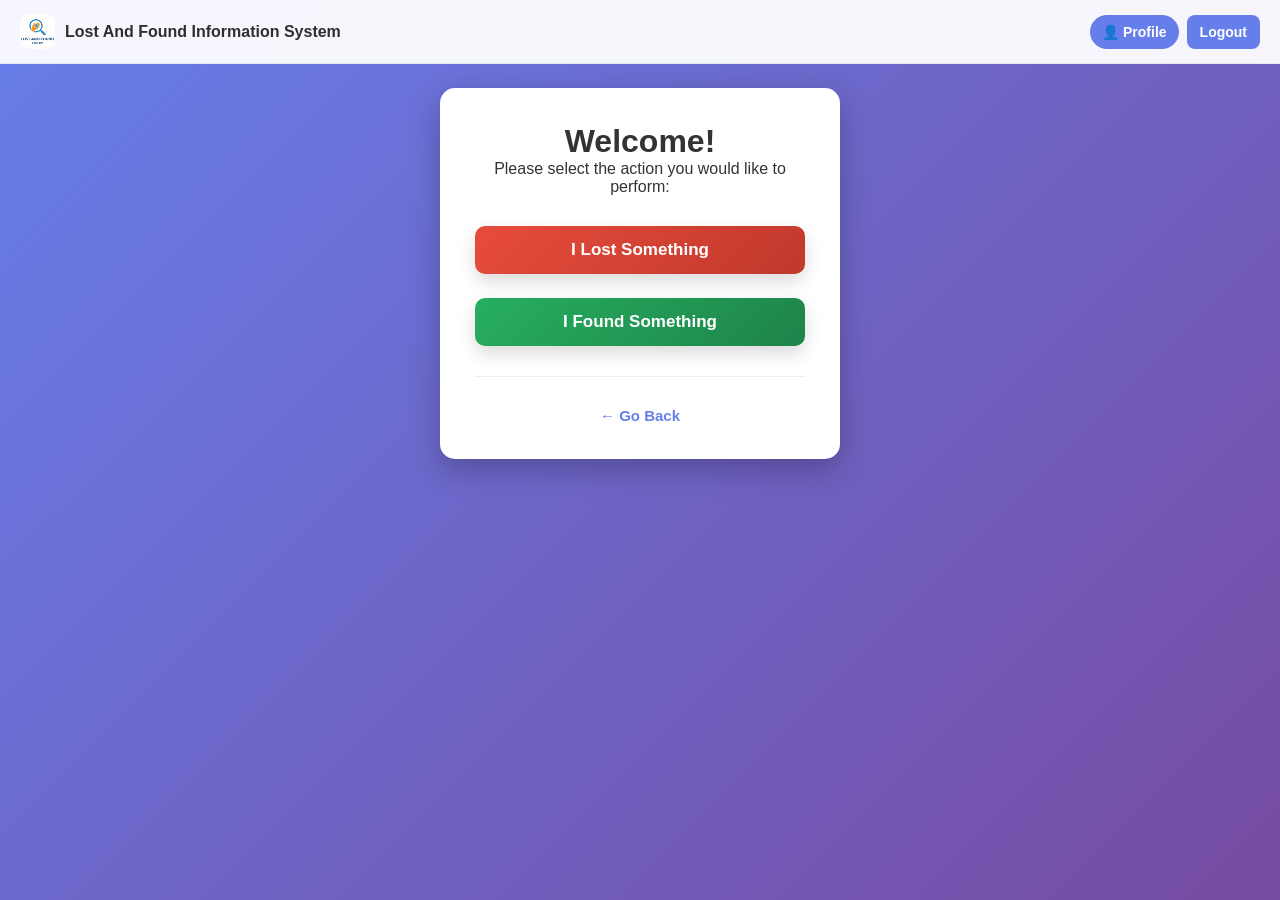
<file: src/frontend/dashboard.html>
<!DOCTYPE html>
<html lang="en">
<head>
    <meta charset="UTF-8">
    <meta name="viewport" content="width=device-width, initial-scale=1.0">
    <title>Student Dashboard - Lost and Found</title>
    <link rel="stylesheet" href="style.css?v=20260425">
</head>
<body class="dashboard-page">
    <nav class="top-nav">
        <a href="../backend/index.php" class="brand brand-link" aria-label="Go to home page">
            <img src="../assets/logo.png" alt="Logo" class="logo" />
            <span>Lost And Found Information System</span>
        </a>

        <button type="button" class="nav-toggle" aria-label="Menu" aria-expanded="false" aria-controls="navActions">☰</button>

        <div class="nav-actions" id="navActions">
            <div class="auth user">
                <a href="../backend/profile.php" class="icon-btn" title="Profile">👤 Profile</a>
                <a href="../backend/logout.php" class="link-btn secondary">Logout</a>
            </div>
        </div>
    </nav>

    <div class="container">
        <h1>Welcome!</h1>
        <p>Please select the action you would like to perform:</p>

        <div class="button-group">
            <a href="report_item.html?type=lost" class="main-btn btn-lost">I Lost Something</a>
            <a href="report_item.html?type=found" class="main-btn btn-found">I Found Something</a>
        </div>

        <div class="footer-links">
            <a href="../backend/index.php" class="back-text-link">← Go Back</a>
        </div>
    </div>

    <script src="js/nav.js?v=20260425"></script>
</body>
</html>
</file>
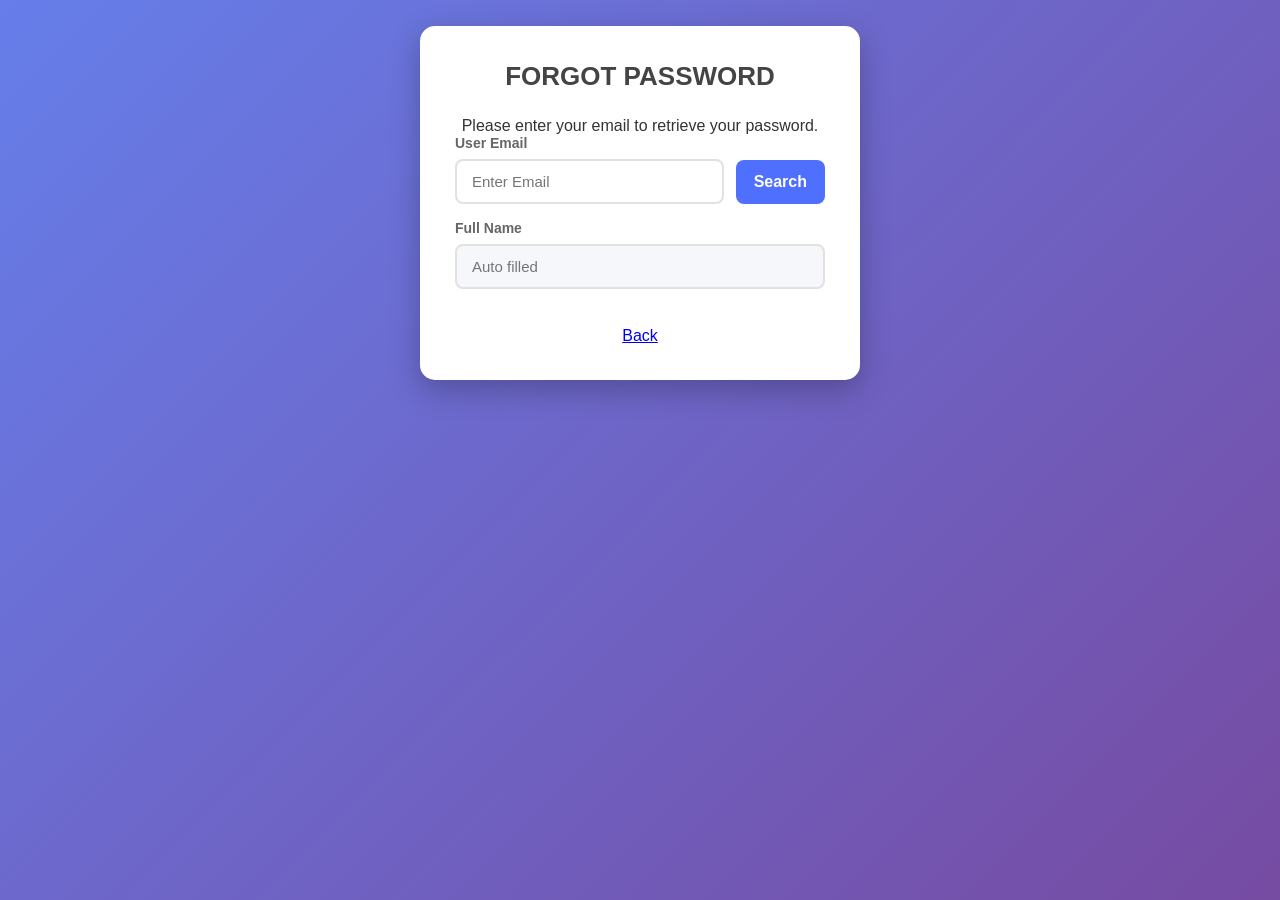
<file: src/frontend/forgot_password.html>
<!DOCTYPE html>
<html lang="en">
<head>
    <meta charset="UTF-8">
    <meta name="viewport" content="width=device-width, initial-scale=1.0">
    <title>Forgot Password - Lost and Found</title>
    <link rel="stylesheet" href="style.css?v=20260425">
    <link rel="stylesheet" href="forgot_password.css">
</head>
<body class="auth-page forgot-page">
    <div class="container">
        <h2>FORGOT PASSWORD</h2>
        <p class="helper-text">Please enter your email to retrieve your password.</p>

        <form action="#" method="POST">
            <div class="row">
                <div class="form-group">
                    <label for="email">User Email</label>
                    <input
                        type="email"
                        id="email"
                        name="email"
                        placeholder="Enter Email"
                        required
                    >
                </div>
                <button id="searchBtn" class="inline-btn" type="button">Search</button>
            </div>

            <div class="form-group mt-16">
                <label for="full_name">Full Name</label>
                <input type="text" id="full_name" name="full_name" placeholder="Auto filled" readonly>
            </div>

            <div id="securityBlock" class="hidden">
                <div class="form-group">
                    <label for="security_question">Security Question</label>
                    <select id="security_question" name="security_question" disabled>
                        <option value="" selected>—</option>
                    </select>
                </div>

                <div class="form-group">
                    <label for="security_answer">Answer</label>
                    <input type="text" id="security_answer" name="security_answer" placeholder="Type your answer" autocomplete="off">
                </div>

                <button id="retrieveBtn" class="btn-green" type="button">Retrieve</button>
            </div>

            <div id="updateBlock" class="hidden">
                <div class="form-group mt-10">
                    <label for="new_password">New Password</label>
                    <input type="password" id="new_password" name="new_password" placeholder="Min. 8 characters" minlength="8" autocomplete="new-password">
                </div>
                <button id="updateBtn" class="btn-orange" type="button">Update Password</button>
            </div>

            <div id="statusText" class="status-text"></div>
        </form>

        <p class="footer-text"><a href="login.html">Back</a></p>
    </div>

    <script src="js/forgot_password.js"></script>
</body>
</html>
</file>
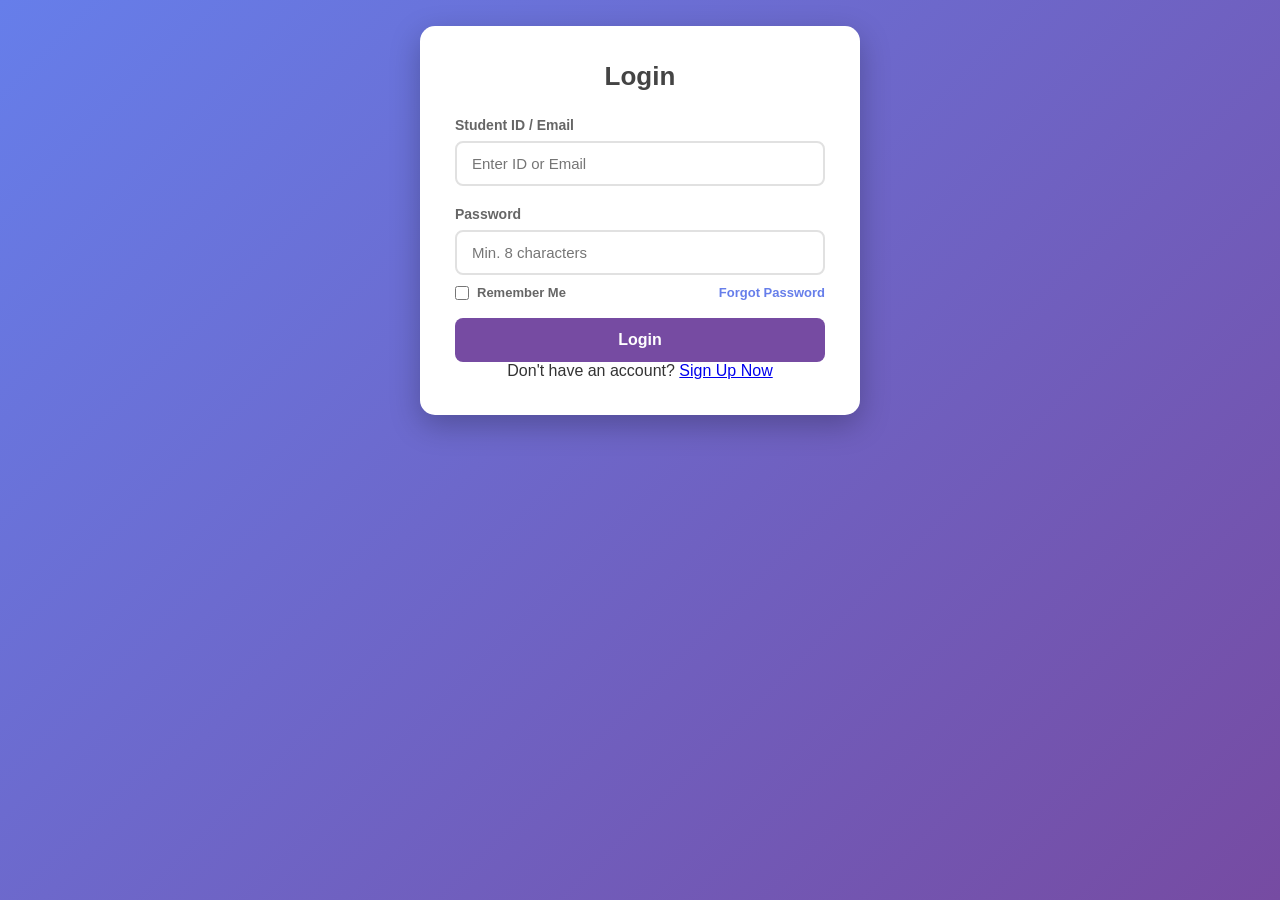
<file: src/frontend/login.html>
<!DOCTYPE html>
<html lang="en">
<head>
    <meta charset="UTF-8">
    <meta name="viewport" content="width=device-width, initial-scale=1.0">
    <title>Login - Lost and Found</title>
    <link rel="stylesheet" href="style.css?v=20260417">
</head>
<body class="auth-page login-page">
    <div class="container">
        <h2>Login</h2>
        <form action="../backend/login.php" method="POST">
            <input type="hidden" id="next" name="next" value="">
            <div class="form-group">
                <label for="identifier">Student ID / Email</label>
                <input 
                type="text" 
                id="identifier" 
                name="identifier" 
                placeholder="Enter ID or Email" 
                required 
                oninvalid="this.setCustomValidity('Please enter your Student ID or Email Address.')" 
                oninput="this.setCustomValidity('')"
>
            </div>
            <div class="form-group">
                <label for="password">Password</label>
                <input type="password" id="password" name="password" placeholder="Min. 8 characters" minlength="8" required oninvalid="this.setCustomValidity('Password must be at least 8 characters long.')" 
                oninput="this.setCustomValidity('')">
            </div>
            <div class="login-options-row">
                <label class="remember-me">
                    <input type="checkbox" id="remember_me" name="remember_me">
                    <span>Remember Me</span>
                </label>
                <a class="forgot-password" href="forgot_password.html">Forgot Password</a>
            </div>
            <button type="submit">Login</button>
        </form>
        <p class="footer-text">Don't have an account? <a href="register.html">Sign Up Now</a></p>
    </div>
    <script src="js/login.js?v=20260417"></script>
</body>
</html>
</file>
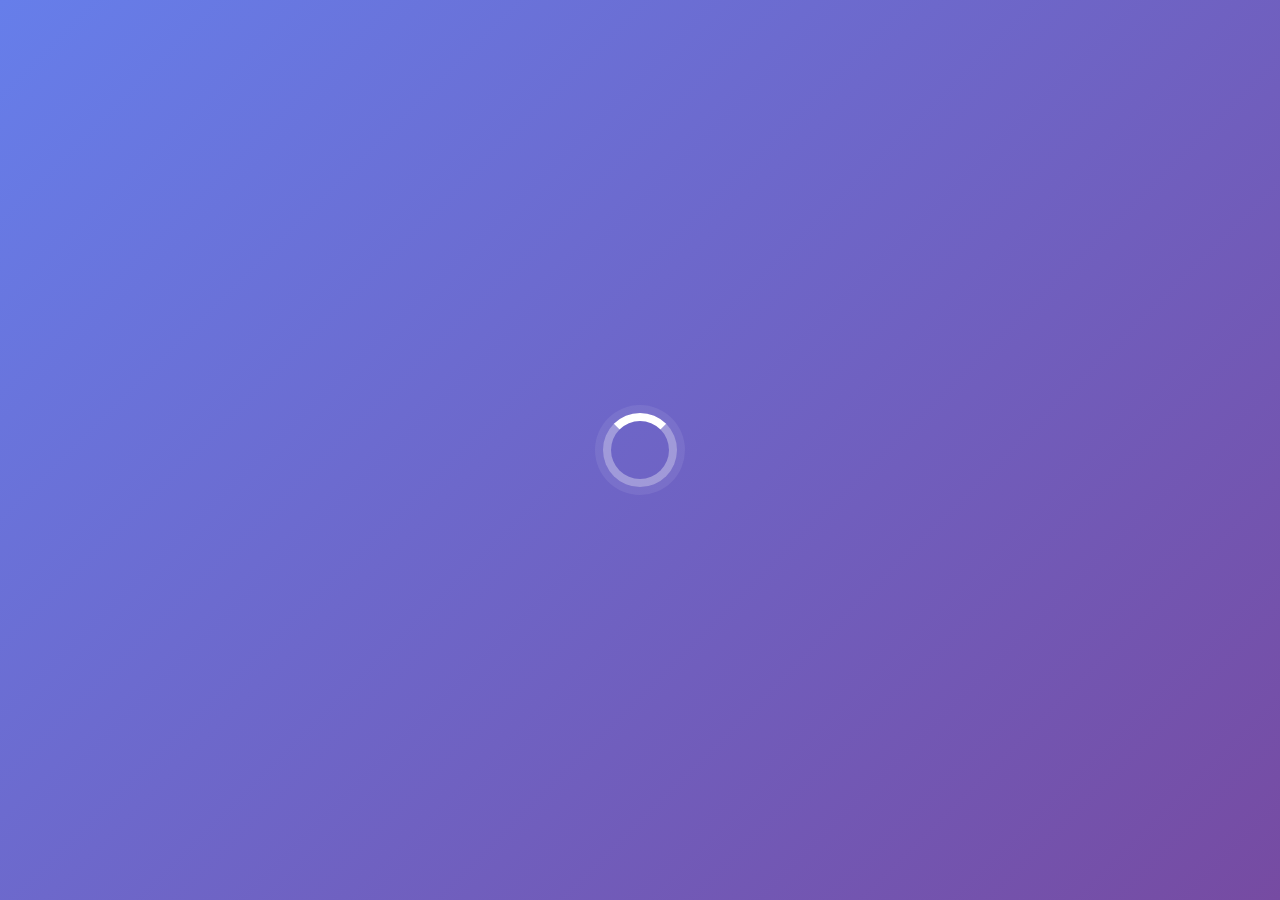
<file: src/frontend/main.html>
<!DOCTYPE html>
<html lang="tr">
<head>
    <meta charset="UTF-8">
    <meta name="viewport" content="width=device-width, initial-scale=1.0">
    <title>Yönlendiriliyor...</title>
    <style>
        * {
            box-sizing: border-box;
        }

        body {
            margin: 0;
            min-height: 100vh;
            display: grid;
            place-items: center;
            background: linear-gradient(135deg, #667eea 0%, #764ba2 100%);
        }

        .loader {
            width: 74px;
            height: 74px;
            border: 8px solid rgba(255, 255, 255, 0.35);
            border-top-color: #ffffff;
            border-radius: 50%;
            animation: spin 0.8s linear infinite;
            box-shadow: 0 0 0 8px rgba(255, 255, 255, 0.08);
        }

        @keyframes spin {
            to {
                transform: rotate(360deg);
            }
        }

        @media (prefers-reduced-motion: reduce) {
            .loader {
                animation-duration: 1.8s;
            }
        }
    </style>
</head>
<body>
    <div class="loader" aria-label="Yönlendirme yükleniyor" role="status"></div>

    <script src="js/main.js"></script>

    <noscript>
        <meta http-equiv="refresh" content="0;url=../backend/index.php">
    </noscript>
</body>
</html>
</file>
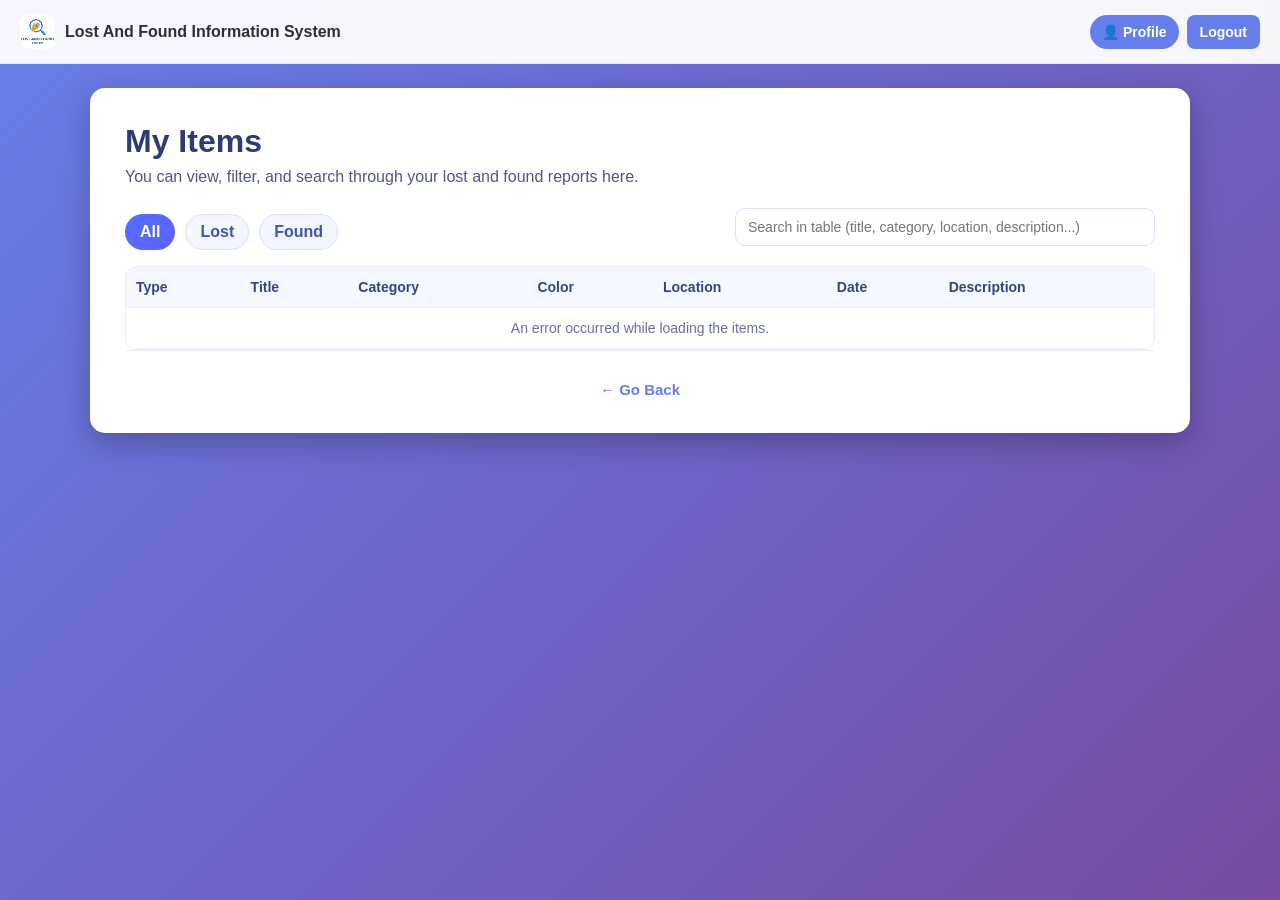
<file: src/frontend/my_items.html>
<!DOCTYPE html>
<html lang="en">
<head>
    <meta charset="UTF-8">
    <meta name="viewport" content="width=device-width, initial-scale=1.0">
    <title>My Items - Lost and Found</title>
    <link rel="stylesheet" href="style.css?v=20260425">
    <link rel="stylesheet" href="my_items.css">
</head>
<body class="my-items-page">
    <nav class="top-nav">
        <a href="../backend/index.php" class="brand brand-link" aria-label="Go to home page">
            <img src="../assets/logo.png" alt="Logo" class="logo" />
            <span>Lost And Found Information System</span>
        </a>

        <button type="button" class="nav-toggle" aria-label="Menu" aria-expanded="false" aria-controls="navActions">☰</button>

        <div class="nav-actions" id="navActions">
            <div class="auth user">
                <a href="../backend/profile.php" class="icon-btn" title="Profile">👤 Profile</a>
                <a href="../backend/logout.php" class="link-btn secondary">Logout</a>
            </div>
        </div>
    </nav>

    <div class="container items-container">
        <div class="items-header">
            <h1>My Items</h1>
            <p>You can view, filter, and search through your lost and found reports here.</p>
        </div>

        <div class="items-controls">
            <div class="filter-tabs" role="tablist" aria-label="Item type filters">
                <button class="filter-tab active" data-filter="all" type="button">All</button>
                <button class="filter-tab" data-filter="lost" type="button">Lost</button>
                <button class="filter-tab" data-filter="found" type="button">Found</button>
            </div>

            <input
                id="searchInput"
                class="search-input"
                type="search"
                placeholder="Search in table (title, category, location, description...)"
                aria-label="Search items"
            >
        </div>

        <div class="table-wrap">
            <table class="items-table">
                <thead>
                    <tr>
                        <th>Type</th>
                        <th>Title</th>
                        <th>Category</th>
                        <th>Color</th>
                        <th>Location</th>
                        <th>Date</th>
                        <th>Description</th>
                    </tr>
                </thead>
                <tbody id="itemsTableBody">
                    <tr>
                        <td colspan="7" class="table-message">Loading...</td>
                    </tr>
                </tbody>
            </table>
        </div>

        <div class="footer-links">
            <a href="../backend/index.php" class="back-text-link">← Go Back</a>
        </div>
    </div>

    <script src="js/my-items.js?v=20260425"></script>
    <script src="js/nav.js?v=20260425"></script>
</body>
</html>
</file>
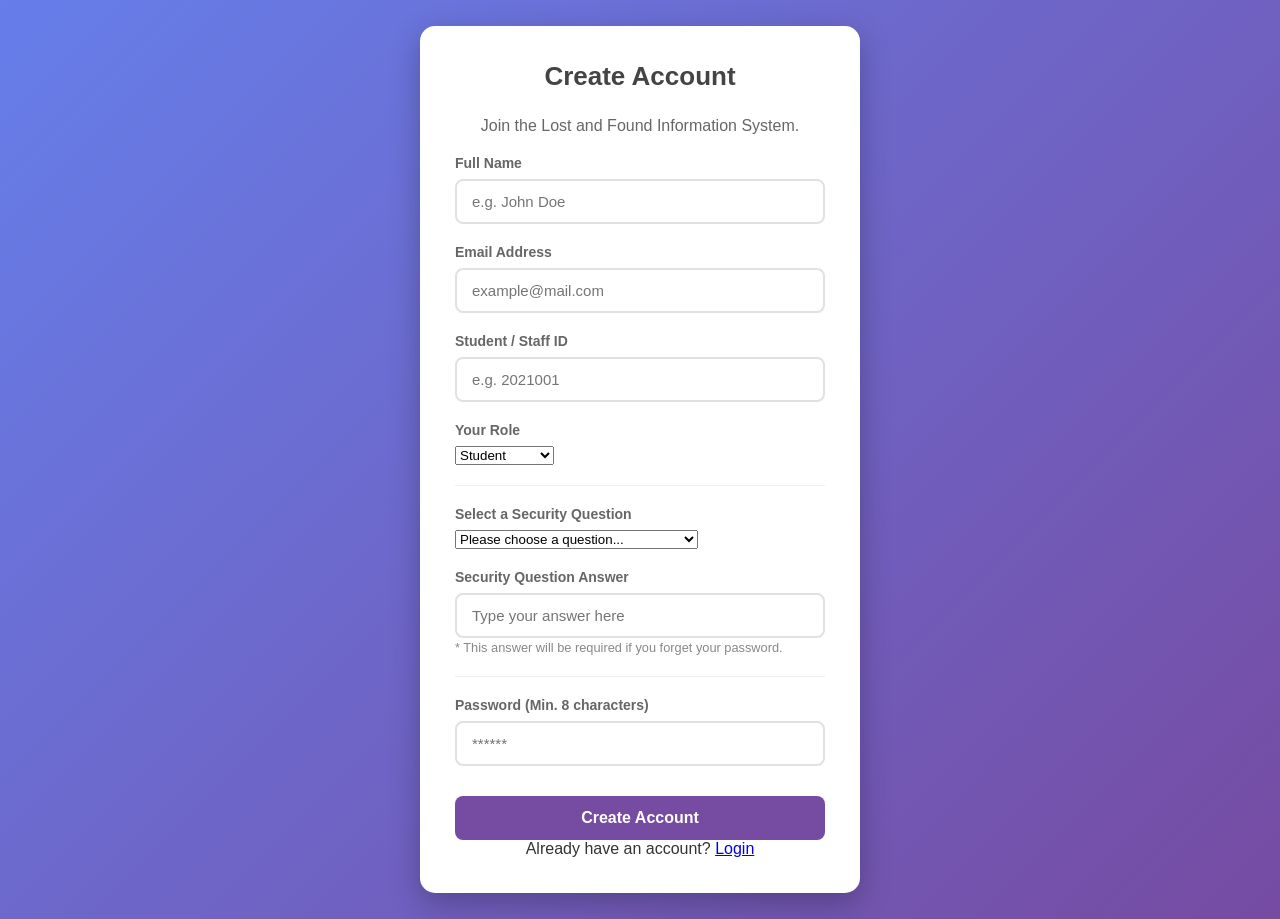
<file: src/frontend/register.html>
<!DOCTYPE html>
<html lang="en">
<head>
    <meta charset="UTF-8">
    <meta name="viewport" content="width=device-width, initial-scale=1.0">
    <title>Sign Up - Lost and Found</title>
    <link rel="stylesheet" href="style.css?v=20260425">
</head>
<body class="auth-page register-page">
    <div class="container">
        <h2>Create Account</h2>
        <p style="text-align: center; color: #666; margin-bottom: 20px;">Join the Lost and Found Information System.</p>
        
        <form action="../backend/register.php" method="POST">
            
            <div class="form-group">
                <label for="full_name">Full Name</label>
                <input type="text" id="full_name" name="full_name" placeholder="e.g. John Doe" required>
            </div>
            
            <div class="form-group">
                <label for="email">Email Address</label>
                <input type="email" id="email" name="email" placeholder="example@mail.com" required>
            </div>
            
            <div class="form-group">
                <label for="student_id">Student / Staff ID</label>
                <input type="text" id="student_id" name="student_id" placeholder="e.g. 2021001" required>
            </div>
            
            <div class="form-group">
                <label for="role">Your Role</label>
                <select id="role" name="role">
                    <option value="student">Student</option>
                    <option value="staff">Staff</option>
                    <option value="academician">Academician</option>
                    <option value="visitor">Visitor</option>
                </select>
            </div>

            <hr style="border: 0; border-top: 1px solid #eee; margin: 20px 0;">

            <div class="form-group">
                <label for="security_question">Select a Security Question</label>
                <select id="security_question" name="security_question" required>
                    <option value="" disabled selected>Please choose a question...</option>
                    <option value="nickname">What was your childhood nickname?</option>
                    <option value="first_pet">What was the name of your first pet?</option>
                    <option value="mother_maiden">What is your mother's maiden name?</option>
                    <option value="favorite_color">What is your favorite color?</option>
                </select>
            </div>

            <div class="form-group">
                <label for="security_answer">Security Question Answer</label>
                <input 
                    type="text" 
                    id="security_answer" 
                    name="security_answer" 
                    placeholder="Type your answer here" 
                    required
                >
                <small style="color: #888; font-size: 0.8rem;">* This answer will be required if you forget your password.</small>
            </div>

            <hr style="border: 0; border-top: 1px solid #eee; margin: 20px 0;">
            
            <div class="form-group">
                <label for="password">Password (Min. 8 characters)</label>
                <input type="password" id="password" name="password" placeholder="******" minlength="8" required>
            </div>
            
            <button type="submit">Create Account</button>
        </form>
        
        <p class="footer-text">Already have an account? <a href="login.html">Login</a></p>
    </div>
</body>
</html>
</file>
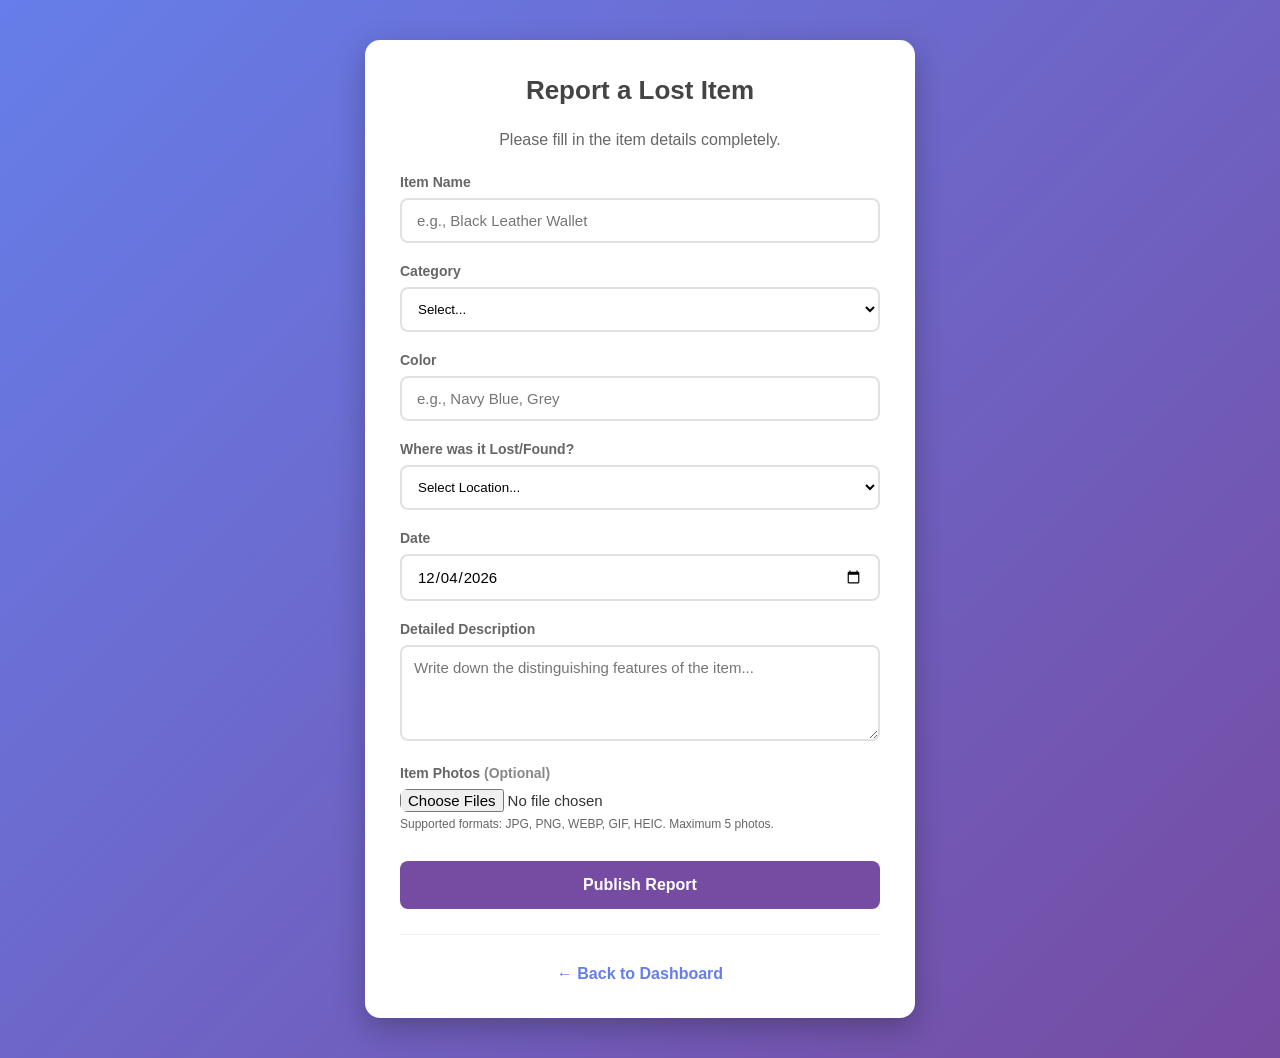
<file: src/frontend/report_item.html>
<!DOCTYPE html>
<html lang="en">
<head>
    <meta charset="UTF-8">
    <meta name="viewport" content="width=device-width, initial-scale=1.0">
    <title>Report Item - Lost and Found</title>
    <link rel="stylesheet" href="style.css?v=20260425">
    <link rel="stylesheet" href="report_item.css">
</head>
<body>
    <div class="container">
        <div class="form-container">
            <h2 id="form-main-title">Create New Item Report</h2>
            <p style="margin-bottom: 25px; color: #666;">Please fill in the item details completely.</p>
            
            <form action="../backend/report_item.php" method="POST" enctype="multipart/form-data">
                
                <input type="hidden" name="type" id="hidden_type">

                <div class="form-group">
                    <label for="title">Item Name</label>
                    <input type="text" name="title" id="title" placeholder="e.g., Black Leather Wallet" required>
                </div>

                <div class="form-group">
                    <label for="category">Category</label>
                    <select name="category" id="category" required>
                        <option value="">Select...</option>
                        <option value="electronic">Electronics</option>
                        <option value="wallet">Wallet/Cardholder</option>
                        <option value="bag">Bag</option>
                        <option value="keychain">Keychain</option>
                        <option value="other">Other</option>
                    </select>
                </div>

                <div class="form-group">
                    <label for="color">Color</label>
                    <input type="text" name="color" id="color" placeholder="e.g., Navy Blue, Grey">
                </div>

                <div class="form-group">
                    <label for="location">Where was it Lost/Found?</label>
                    <select name="location" id="location" required>
                        <option value="">Select Location...</option>
                        <option value="bakırköy campus">Bakırköy Campus</option>
                        <option value="gayrettepe campus">Gayrettepe Campus</option>
                        <option value="mahmutbey campus A block">Mahmutbey Campus A Block</option>
                        <option value="mahmutbey campus D block">Mahmutbey Campus D Block</option>
                    </select>
                </div>

                <div class="form-group">
                    <label for="item_date">Date</label>
                    <input type="date" name="item_date" id="item_date" required>
                </div>

                <div class="form-group">
                    <label for="description">Detailed Description</label>
                    <textarea name="description" id="description" rows="4" placeholder="Write down the distinguishing features of the item..."></textarea>
                </div>

                <div class="form-group">
                    <label id="image_label" for="item_image">Item Photos</label>
                    <input type="file" 
                           name="item_image[]" 
                           id="item_image" 
                           accept=".jpg,.jpeg,.png,.webp,.gif,.heic,.heif" 
                           multiple 
                           style="border:none; padding:0; background:none;">
                    <span class="file-limit-info">Supported formats: JPG, PNG, WEBP, GIF, HEIC. Maximum 5 photos.</span>
                    <span id="file_count_error">⚠️ You can select up to 5 photos!</span>
                </div>

                <button type="submit" class="btn">Publish Report</button>
            </form>
            
            <div class="footer-links">
                <a href="dashboard.html" style="text-decoration: none; color: #667eea; font-weight: bold;">← Back to Dashboard</a>
            </div>
        </div>
    </div>

    <script src="js/report-item.js"></script>
</body>
</html>
</file>
<file: src/frontend/style.css>
/* Genel Sıfırlama */
* {
    box-sizing: border-box;
    margin: 0;
    padding: 0;
    font-family: 'Segoe UI', Tahoma, Geneva, Verdana, sans-serif;
}

body {
    background: linear-gradient(135deg, #667eea 0%, #764ba2 100%);
    margin: 0;
    color: #333;
}

.top-nav {
    position: fixed;
    top: 0;
    left: 0;
    right: 0;
    height: 64px;
    background: rgba(255, 255, 255, 0.94);
    border-bottom: 1px solid #e6e8f0;
    backdrop-filter: blur(6px);
    display: flex;
    align-items: center;
    justify-content: space-between;
    padding: 0 20px;
    z-index: 100;
}

.brand {
    display: flex;
    align-items: center;
    gap: 10px;
    font-weight: 700;
    color: #2f2f2f;
    font-size: 16px;
}

.brand-link {
    text-decoration: none;
}

.dashboard-page .container {
    margin-top: 96px;
}

.brand .logo {
    width: 35px;
    height: 35px;
    border-radius: 8px;
    object-fit: contain;
    background: #f0f0f0;
}

.nav-actions {
    display: flex;
    align-items: center;
    gap: 12px;
}

.nav-toggle {
    display: none;
    width: 40px;
    height: 40px;
    padding: 0;
    margin-top: 0;
    border-radius: 12px;
    border: 1px solid #d8e0ff;
    background: #ffffff;
    color: #3e4a6f;
    font-size: 20px;
    font-weight: 800;
    line-height: 1;
    cursor: pointer;
    align-items: center;
    justify-content: center;
    box-shadow: none;
    transform: none;
}

.auth {
    display: flex;
    align-items: center;
    gap: 8px;
}

.link-btn,
.icon-btn {
    display: inline-flex;
    align-items: center;
    justify-content: center;
    gap: 6px;
    padding: 8px 12px;
    border-radius: 8px;
    text-decoration: none;
    font-weight: 600;
    font-size: 14px;
    border: 1px solid transparent;
    transition: all 0.2s ease;
}

.link-btn {
    background: #ffffff;
    color: #3e4a6f;
}

.link-btn:hover {
    background: #f1f4ff;
    border-color: #d8e0ff;
}

.link-btn.secondary {
    background: #667eea;
    color: #fff;
}

.link-btn.secondary:hover {
    transform: translateY(-1px);
    filter: brightness(0.95);
}

.icon-btn {
    background: #667eea;
    color: #fff;
    border-radius: 999px;
    padding-left: 11px;
    padding-right: 11px;
}

.icon-btn:hover {
    transform: translateY(-1px);
    box-shadow: 0 4px 12px rgba(0, 0, 0, 0.12);
}

.container {
    background: #ffffff;
    padding: 35px;
    border-radius: 15px;
    box-shadow: 0 10px 30px rgba(0, 0, 0, 0.25);
    width: 100%;
    max-width: 480px;
    text-align: center;
    margin: 110px auto 0 auto;
}

body {
    display: flex;
    justify-content: center;
    align-items: flex-start;
    min-height: 100vh;
    overflow-x: hidden;
}

/* Form Kartı */
.container {
    background: #ffffff;
    padding: 35px;
    border-radius: 15px;
    box-shadow: 0 10px 30px rgba(0, 0, 0, 0.25);
    width: 100%;
    max-width: 400px;
    text-align: center;
}

h2 {
    margin-bottom: 25px;
    font-size: 26px;
    color: #444;
    font-weight: 700;
}

/* Giriş Alanları */
.form-group {
    margin-bottom: 20px;
    text-align: left;
}

label {
    display: block;
    margin-bottom: 8px;
    font-size: 14px;
    font-weight: 600;
    color: #666;
}

input {
    width: 100%;
    padding: 12px 15px;
    border: 2px solid #e1e1e1;
    border-radius: 8px;
    font-size: 15px;
    transition: border-color 0.3s ease;
}

input:focus {
    border-color: #764ba2;
    outline: none;
    background-color: #f9f9ff;
}

/* Buton Tasarımı */
button {
    width: 100%;
    padding: 13px;
    background: #764ba2;
    color: white;
    border: none;
    border-radius: 8px;
    font-size: 16px;
    font-weight: 600;
    cursor: pointer;
    transition: all 0.3s ease;
    margin-top: 10px;
}

button:hover {
    background: #5a3782;
    transform: translateY(-2px);
    box-shadow: 0 5px 15px rgba(0,0,0,0.1);
}

.forgot-password {
    display: inline-block;
    margin-left: auto;
    white-space: nowrap;
    font-size: 13px;
    font-weight: 600;
    color: #667eea;
    text-decoration: none;
    transition: color 0.2s ease;
}

.forgot-password:visited {
    color: #667eea;
}

.forgot-password:hover {
    text-decoration: underline;
}

.login-options-row {
    margin-top: -10px;
    margin-bottom: 8px;
    display: flex;
    align-items: center;
    justify-content: space-between;
    width: 100%;
    gap: 12px;
    flex-wrap: nowrap;
}

.remember-me {
    display: inline-flex;
    align-items: center;
    gap: 8px;
    font-size: 13px;
    font-weight: 600;
    color: #666;
    user-select: none;
    margin: 0;
    flex: 0 0 auto;
    white-space: nowrap;
}

.remember-me:hover {
    text-decoration: underline;
}

.remember-me input {
    width: 14px;
    height: 14px;
    accent-color: #764ba2;
}

/* Ana Sayfa Stilleri */
.hero {
    margin-bottom: 25px;
    padding: 18px;
    border-radius: 14px;
    background: linear-gradient(135deg, #f5f7ff, #e8ecff);
    border: 1px solid #dce2ff;
    box-shadow: 0 6px 16px rgba(103, 117, 214, 0.2);
}

.hero h1 {
    font-size: 32px;
    margin-bottom: 10px;
    color: #2d3d72;
}

.hero p {
    font-size: 16px;
    color: #4f5784;
    margin-bottom: 16px;
}

.hero-actions {
    display: flex;
    flex-direction: column;
    gap: 18px;
    align-items: center;
    width: 100%;
}

.action-btn {
    display: block;
    padding: 10px 18px;
    min-width: 190px;
    border-radius: 999px;
    background: linear-gradient(135deg, #4f70ff, #5f60f9);
    color: #fff;
    text-decoration: none;
    font-weight: 700;
    text-align: center;
    transition: transform 0.25s ease, box-shadow 0.25s ease;
}

.action-btn:hover {
    transform: translateY(-2px);
    box-shadow: 0 8px 20px rgba(45, 61, 135, 0.35);
}

.action-btn.secondary {
    background: linear-gradient(135deg, #4f70ff, #5f60f9);
    color: #fff;
    margin-top: 6px;
}

.button-group {
    display: flex;
    flex-direction: column;
    gap: 24px;
    margin: 30px 0;
}

.main-btn {
    display: block;
    width: 100%;
    padding: 14px 16px;
    border-radius: 10px;
    text-decoration: none;
    text-align: center;
    font-weight: 700;
    font-size: 17px;
    box-shadow: 0 8px 18px rgba(0, 0, 0, 0.14);
    transition: transform 0.25s ease, box-shadow 0.25s ease, filter 0.25s ease;
    color: #fff;
}

.btn-lost {
    background: linear-gradient(135deg, #e74c3c, #c0392b);
}

.btn-found {
    background: linear-gradient(135deg, #27ae60, #1e8449);
}

.main-btn:hover {
    transform: translateY(-3px);
    box-shadow: 0 14px 26px rgba(0, 0, 0, 0.2);
    filter: brightness(1.05);
}

.footer-links {
    display: flex;
    flex-direction: column;
    gap: 12px;
    border-top: 1px solid #eee;
    padding-top: 24px;
}

.footer-link {
    text-decoration: none;
    font-weight: 600;
    transition: color 0.2s ease, background 0.2s ease;
    padding: 12px;
    border-radius: 8px;
}

.footer-link.primary {
    background: #667eea;
    color: #fff;
}

.footer-link.primary:hover {
    background: #5a67d8;
}

.footer-link.secondary {
    color: #999;
    font-size: 14px;
}

.footer-link.secondary:hover {
    color: #666;
}

.home-page,
.dashboard-page,
.my-items-page {
    display: block;
    min-height: 100vh;
    padding: 88px 12px 20px;
}

.home-page .container,
.dashboard-page .container,
.my-items-page .items-container {
    margin: 0 auto;
}

.auth-page {
    padding: 26px 14px;
    align-items: flex-start;
}

.auth-page .container {
    margin: 0 auto;
    max-width: 440px;
}

@media (max-width: 1200px) {
    .container {
        max-width: 92%;
        padding: 28px;
    }
}

@media (max-width: 992px) {
    .top-nav {
        height: auto;
        min-height: 64px;
        padding: 10px 14px;
        flex-wrap: nowrap;
        row-gap: 0;
        align-items: center;
    }

    .brand {
        flex: 1 1 auto;
        min-width: 0;
    }

    .brand span {
        font-size: 14px;
        line-height: 1.25;
        white-space: nowrap;
        overflow: hidden;
        text-overflow: ellipsis;
    }

    .nav-actions {
        margin-left: auto;
        width: auto;
        flex-wrap: wrap;
        justify-content: flex-end;
    }

    .auth {
        flex-wrap: wrap;
        justify-content: flex-end;
    }

    .container {
        margin-top: 0;
        max-width: 94%;
        padding: 24px;
    }

    .hero h1 {
        font-size: 28px;
    }
}

@media (max-width: 768px) {
    .home-page,
    .dashboard-page,
    .my-items-page {
        padding-top: 112px;
    }

    .auth-page {
        padding: 18px 10px;
    }

    .auth-page .container {
        max-width: 100%;
    }

    .container {
        margin-top: 0;
        padding: 18px 14px;
        border-radius: 12px;
    }

    .dashboard-page .container {
        margin-top: 0;
    }

    h2 {
        font-size: 22px;
        margin-bottom: 18px;
    }

    .hero h1 {
        font-size: 24px;
    }

    .hero p {
        font-size: 14px;
    }

    .action-btn {
        min-width: 0;
        width: 100%;
    }

    .main-btn {
        font-size: 16px;
        padding: 12px 14px;
    }

    .button-group {
        gap: 14px;
        margin: 22px 0;
    }

    .login-options-row {
        flex-wrap: wrap;
        justify-content: flex-start;
    }

    .forgot-password {
        margin-left: 0;
    }
}

@media (max-width: 576px) {
    .top-nav {
        padding: 8px 10px;
        align-items: center;
    }

    .brand .logo {
        width: 30px;
        height: 30px;
    }

    .brand {
        flex: 1 1 auto;
        min-width: 0;
    }

    .brand span {
        font-size: 13px;
        line-height: 1.15;
    }

    .auth {
        width: auto;
        justify-content: flex-end;
    }

    .nav-actions {
        width: auto;
        margin-left: auto;
        justify-content: flex-end;
    }

    .link-btn,
    .icon-btn {
        padding: 7px 10px;
        font-size: 13px;
        border-radius: 10px;
    }

    .icon-btn {
        border-radius: 999px;
        padding-left: 10px;
        padding-right: 10px;
    }

    .container {
        margin-top: 0;
        max-width: calc(100% - 14px);
        padding: 14px 10px;
    }

    .dashboard-page .container {
        margin-top: 0;
    }

    .home-page,
    .dashboard-page,
    .my-items-page {
        padding-top: 128px;
        padding-left: 8px;
        padding-right: 8px;
    }

    label {
        font-size: 13px;
    }

    input {
        font-size: 14px;
        padding: 10px 12px;
    }

    button {
        font-size: 15px;
        padding: 12px;
    }

    .footer-links {
        padding-top: 18px;
        gap: 10px;
    }
}

@media (max-width: 436px) {
    .top-nav {
        padding: 8px 10px;
        align-items: center;
        column-gap: 10px;
    }

    .brand {
        flex: 1 1 auto;
        min-width: 0;
    }

    .brand span {
        white-space: nowrap;
        overflow: hidden;
        text-overflow: ellipsis;
    }

    .nav-toggle {
        display: inline-flex;
        align-items: center;
        justify-content: center;
        width: 40px;
        height: 40px;
        border-radius: 12px;
        border: 1px solid #d8e0ff;
        background: #ffffff;
        color: #3e4a6f;
        font-size: 20px;
        cursor: pointer;
    }

    .nav-actions {
        display: none;
        position: absolute;
        left: 50%;
        transform: translateX(-50%);
        right: auto;
        top: calc(100% + 10px);
        width: min(360px, calc(100% - 20px));
        background: rgba(255, 255, 255, 0.98);
        border: 1px solid #e6e8f0;
        border-radius: 14px;
        padding: 8px;
        box-shadow: 0 16px 40px rgba(0, 0, 0, 0.18);
        z-index: 200;
    }

    body.nav-open .nav-actions {
        display: block;
    }

    .auth {
        width: 100%;
        display: flex;
        flex-direction: column;
        align-items: stretch;
        justify-content: flex-start;
        flex-wrap: wrap;
        gap: 8px;
    }

    /* Menü listesi: linkler sade, profil mavi kalsın */
    .link-btn {
        padding: 10px 12px;
        font-size: 14px;
        width: 100%;
        justify-content: flex-start;
        background: #ffffff;
        color: #3e4a6f;
        border: 1px solid #e6e8f0;
    }

    .icon-btn {
        width: 100%;
        justify-content: flex-start;
        border-radius: 12px;
    }

    .link-btn.secondary {
        background: linear-gradient(135deg, #4f70ff, #5f60f9);
        color: #fff;
        border-color: transparent;
    }

    .link-btn.secondary:hover {
        filter: brightness(0.97);
        transform: none;
    }

    .home-page,
    .dashboard-page,
    .my-items-page {
        padding-top: 96px;
    }
}

.back-text-link {
    display: inline-block;
    text-decoration: none;
    color: #667eea;
    font-weight: 700;
    font-size: 15px;
    padding: 0;
    background: transparent;
}

.back-text-link:hover {
    color: #4f5ed0;
    text-decoration: underline;
}

.page-loader {
    position: fixed;
    inset: 0;
    display: grid;
    place-items: center;
    background: linear-gradient(135deg, #667eea 0%, #764ba2 100%);
    z-index: 9999;
    transition: opacity 0.35s ease, visibility 0.35s ease;
}

.page-loader.hidden {
    opacity: 0;
    visibility: hidden;
}

.loader-spinner {
    width: 72px;
    height: 72px;
    border: 8px solid rgba(255, 255, 255, 0.3);
    border-top-color: #fff;
    border-radius: 50%;
    animation: loader-spin 0.8s linear infinite;
}

@keyframes loader-spin {
    to {
        transform: rotate(360deg);
    }
}

/* TODO: Kalan önceki .welcome-section ve .action-cards stilleri kullanılmıyor çünkü yeni markup farklı */
.welcome-section {
    text-align: center;
    margin-bottom: 40px;
}

.welcome-section h1 {
    font-size: 32px;
    color: #444;
    font-weight: 700;
    margin-bottom: 10px;
}

.welcome-section p {
    font-size: 18px;
    color: #666;
    margin: 0;
}

.action-cards {
    display: flex;
    flex-direction: column;
    gap: 20px;
    margin-bottom: 40px;
}

.action-card {
    display: flex;
    align-items: center;
    background: #ffffff;
    border-radius: 15px;
    padding: 25px;
    text-decoration: none;
    color: inherit;
    transition: all 0.3s ease;
    box-shadow: 0 4px 15px rgba(0, 0, 0, 0.1);
    border: 2px solid transparent;
}

.action-card:hover {
    transform: translateY(-5px);
    box-shadow: 0 8px 25px rgba(0, 0, 0, 0.15);
}

.lost-item {
    background: linear-gradient(135deg, #ff6b6b, #ee5a52);
    color: white;
}

.lost-item:hover {
    background: linear-gradient(135deg, #ee5a52, #dc4545);
    border-color: #dc4545;
}

.found-item {
    background: linear-gradient(135deg, #51cf66, #40c057);
    color: white;
    flex-direction: row-reverse;
}

.found-item:hover {
    background: linear-gradient(135deg, #40c057, #37b24d);
    border-color: #37b24d;
}

.card-icon {
    font-size: 48px;
    margin: 0 20px;
}

.card-content h3 {
    font-size: 24px;
    font-weight: 700;
    margin-bottom: 5px;
}

.card-content p {
    font-size: 16px;
    opacity: 0.9;
    margin: 0;
}

.footer-links {
    display: flex;
    flex-direction: column;
    gap: 15px;
    text-align: center;
    border-top: 1px solid #eee;
    padding-top: 30px;
}

.footer-link {
    text-decoration: none;
    font-weight: 600;
    padding: 12px 20px;
    border-radius: 8px;
    transition: all 0.3s ease;
    display: inline-block;
}

.footer-link.primary {
    background: #667eea;
    color: white;
}

.footer-link.primary:hover {
    background: #5a67d8;
    transform: translateY(-2px);
}

.footer-link.secondary {
    color: #999;
    font-size: 14px;
}

.footer-link.secondary:hover {
    color: #666;
}
</file>
<file: src/frontend/forgot_password.css>
.row {
    display: flex;
    gap: 12px;
    align-items: flex-end;
}

.row .form-group {
    flex: 1 1 auto;
    margin-bottom: 0;
}

.row .inline-btn {
    flex: 0 0 auto;
    width: auto;
    padding: 12px 18px;
    height: 44px;
    margin-top: 0;
    background: #4f70ff;
}

.row .inline-btn:hover {
    background: #3c5dff;
}

.status-text {
    text-align: left;
    color: #666;
    font-size: 13px;
    margin: 14px 0 0 0;
    min-height: 18px;
}

.status-text.error {
    color: #c0392b;
    font-weight: 600;
}

.status-text.success {
    color: #1e8449;
    font-weight: 600;
}

input[readonly] {
    background: #f6f7fb;
}

select:disabled {
    background: #f6f7fb;
    color: #444;
}

select {
    width: 100%;
    padding: 12px 15px;
    border: 2px solid #e1e1e1;
    border-radius: 8px;
    font-size: 15px;
    transition: border-color 0.3s ease;
}

select:focus {
    border-color: #764ba2;
    outline: none;
    background-color: #f9f9ff;
}

.hidden {
    display: none;
}

.mt-16 {
    margin-top: 16px;
}

.mt-10 {
    margin-top: 10px;
}

.btn-green {
    background: #27ae60;
}

.btn-orange {
    background: #e67e22;
}

@media (max-width: 768px) {
    .row {
        flex-direction: column;
        align-items: stretch;
        gap: 10px;
    }

    .row .inline-btn {
        width: 100%;
        height: auto;
        padding: 12px 14px;
    }
}
</file>
<file: src/frontend/my_items.css>
.items-container {
    max-width: 1100px;
    margin-top: 0;
    text-align: left;
}

.items-header h1 {
    color: #2d3d72;
    margin-bottom: 8px;
}

.items-header p {
    color: #4f5784;
    margin-bottom: 18px;
}

.items-controls {
    display: flex;
    flex-wrap: wrap;
    gap: 12px;
    justify-content: space-between;
    align-items: center;
    margin-bottom: 16px;
}

.filter-tabs {
    display: flex;
    gap: 10px;
}

.filter-tab {
    border: 1px solid #d9e0ff;
    background: #f4f6ff;
    color: #4154a8;
    border-radius: 999px;
    padding: 8px 14px;
    font-weight: 700;
    cursor: pointer;
    transition: all 0.2s ease;
}

.filter-tab:hover {
    background: linear-gradient(135deg, #e9eeff, #dde5ff);
    border-color: #becbff;
    color: #304398;
    transform: translateY(-1px);
    box-shadow: 0 5px 12px rgba(72, 98, 210, 0.18);
}

.filter-tab.active {
    background: linear-gradient(135deg, #4f70ff, #5f60f9);
    color: #fff;
    border-color: transparent;
}

.filter-tab.active:hover {
    background: linear-gradient(135deg, #4768fa, #5657f2);
    box-shadow: 0 8px 18px rgba(52, 72, 180, 0.35);
}

.search-input {
    width: min(420px, 100%);
    border: 1px solid #d9e0ff;
    border-radius: 10px;
    padding: 10px 12px;
    font-size: 14px;
}

.search-input:focus {
    outline: none;
    border-color: #7a8eff;
    box-shadow: 0 0 0 3px rgba(103, 117, 214, 0.15);
}

.table-wrap {
    width: 100%;
    overflow-x: auto;
    border: 1px solid #e7ebff;
    border-radius: 12px;
}

.items-table {
    width: 100%;
    min-width: 940px;
    border-collapse: collapse;
    background: #fff;
}

.items-table th,
.items-table td {
    border-bottom: 1px solid #eef1ff;
    padding: 12px 10px;
    font-size: 14px;
    vertical-align: top;
}

.items-table th {
    background: #f6f8ff;
    color: #354480;
    font-weight: 700;
    white-space: nowrap;
}

.badge {
    display: inline-block;
    padding: 4px 10px;
    border-radius: 999px;
    font-size: 12px;
    font-weight: 700;
}

.badge.lost {
    background: #ffe4e1;
    color: #b43b2f;
}

.badge.found {
    background: #dff7e8;
    color: #1f8c4b;
}

.table-message {
    text-align: center;
    color: #6a7195;
    padding: 18px;
}

.cell-description {
    max-width: 340px;
    white-space: normal;
    word-break: break-word;
}

@media (max-width: 992px) {
    .items-container {
        margin-top: 0;
        padding: 22px 18px;
        max-width: calc(100% - 8px);
    }

    .items-table {
        min-width: 860px;
    }
}

@media (max-width: 768px) {
    .items-container {
        margin-top: 0;
        padding: 16px 12px;
        border-radius: 12px;
        max-width: 100%;
    }

    .items-header h1 {
        font-size: 28px;
    }

    .items-header p {
        font-size: 14px;
    }

    .items-controls {
        align-items: stretch;
    }

    .filter-tabs {
        flex-wrap: wrap;
    }

    .search-input {
        width: 100%;
    }

    .items-table {
        min-width: 760px;
    }

    .items-table th,
    .items-table td {
        font-size: 13px;
        padding: 10px 8px;
    }
}

@media (max-width: 576px) {
    .items-container {
        margin-top: 0;
        padding: 14px 10px;
        max-width: 100%;
    }

    .filter-tab {
        width: 100%;
        text-align: center;
    }

    .filter-tabs {
        width: 100%;
        gap: 8px;
    }

    .items-table {
        min-width: 700px;
    }
}
</file>
<file: src/frontend/report_item.css>
/* Mevcut style.css üzerine ek arayüz iyileştirmeleri */
        body {
            align-items: flex-start !important;
            overflow-y: auto;
            padding: 40px 20px;
            height: auto;
            min-height: 100vh;
        }

        .container {
            max-width: 550px; 
            margin: 0 auto; 
            width: 100%;
        }

        .form-group textarea {
            width: 100%;
            padding: 12px;
            border: 2px solid #e1e1e1;
            border-radius: 8px;
            font-size: 15px;
            transition: border-color 0.3s ease;
            resize: vertical;
        }

        .form-group select {
            width: 100%;
            padding: 12px;
            border: 2px solid #e1e1e1;
            border-radius: 8px;
            background-color: white;
            cursor: pointer;
        }

        .file-limit-info {
            font-size: 12px;
            color: #666;
            margin-top: 5px;
            display: block;
        }

        #file_count_error {
            color: #e74c3c;
            font-weight: 600;
            font-size: 13px;
            margin-top: 5px;
            display: none;
        }

        .footer-links {
            margin-top: 25px;
            text-align: center;
        }

        .btn {
            width: 100%;
            padding: 15px;
            cursor: pointer;
            border: none;
            font-weight: bold;
        }

        @media (max-width: 768px) {
            body {
                padding: 24px 12px;
            }

            .container {
                max-width: 100%;
                padding: 18px 12px;
            }
        }
</file>
